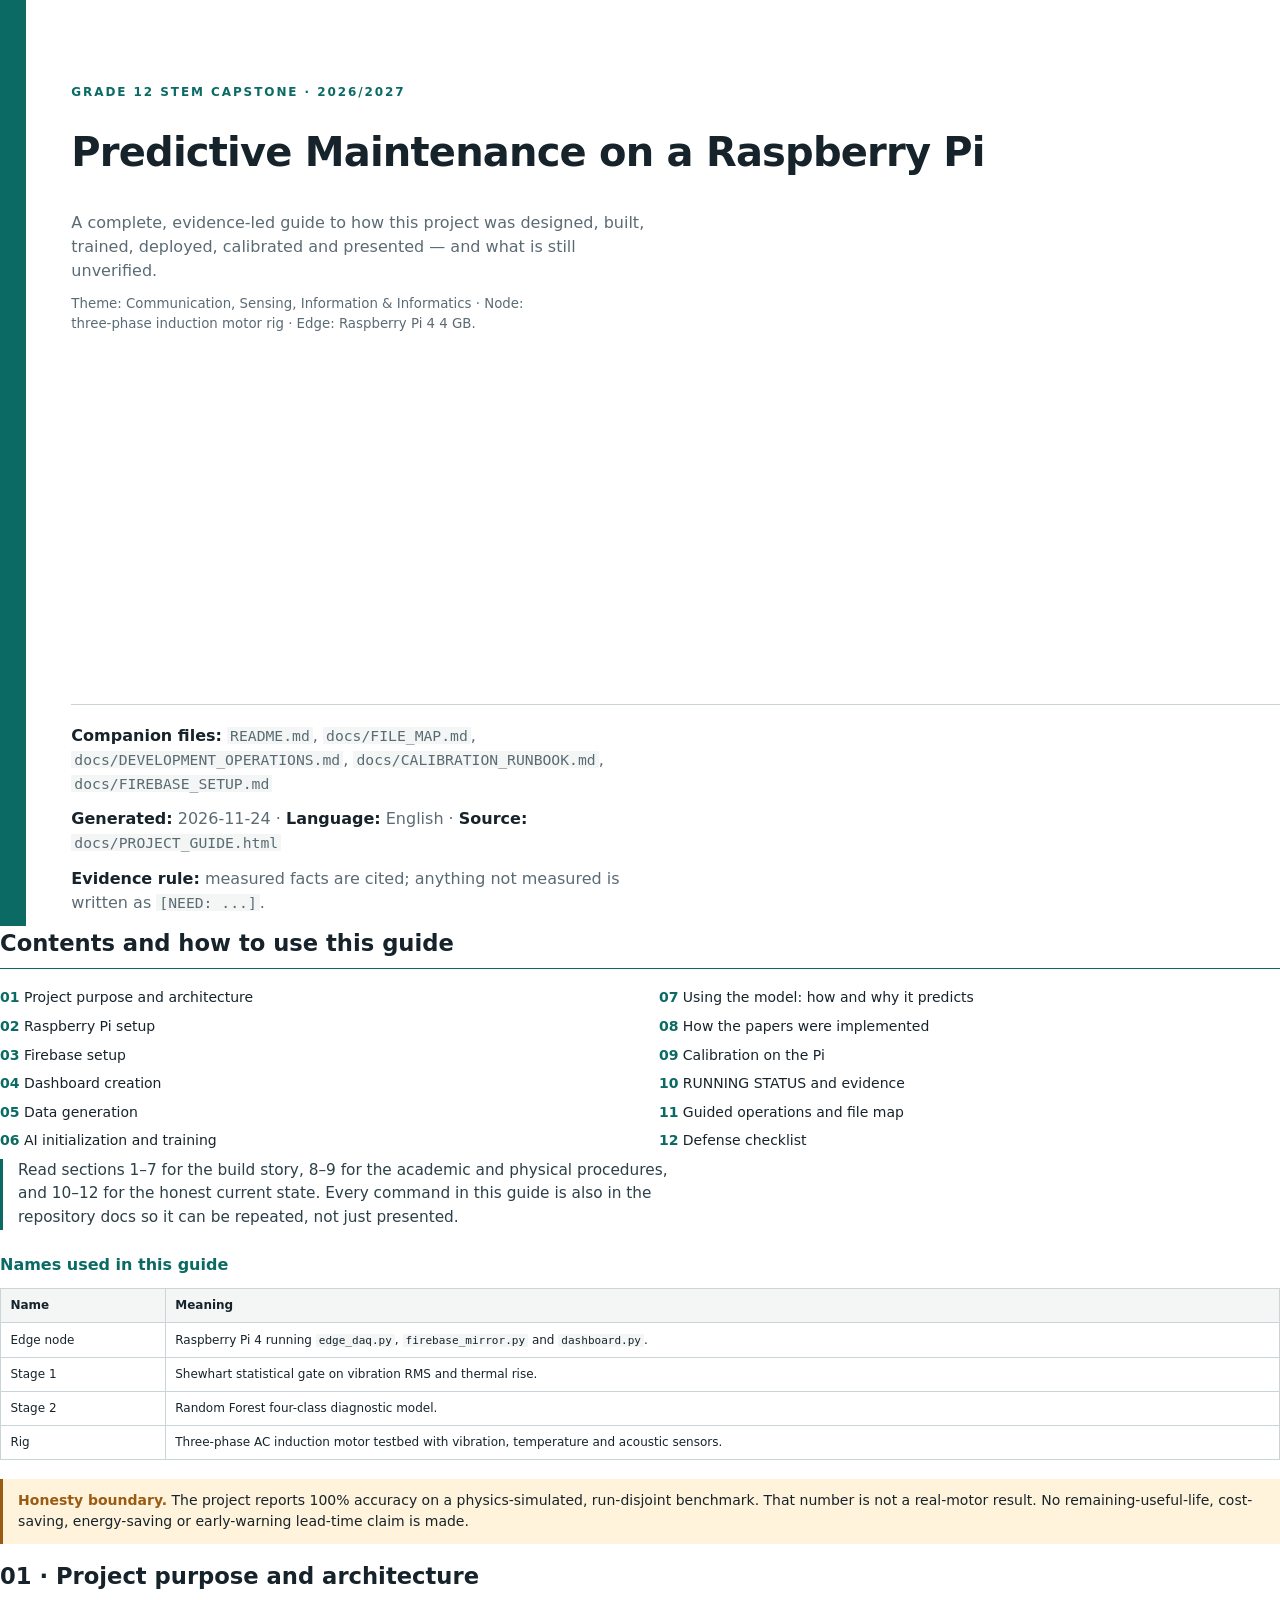
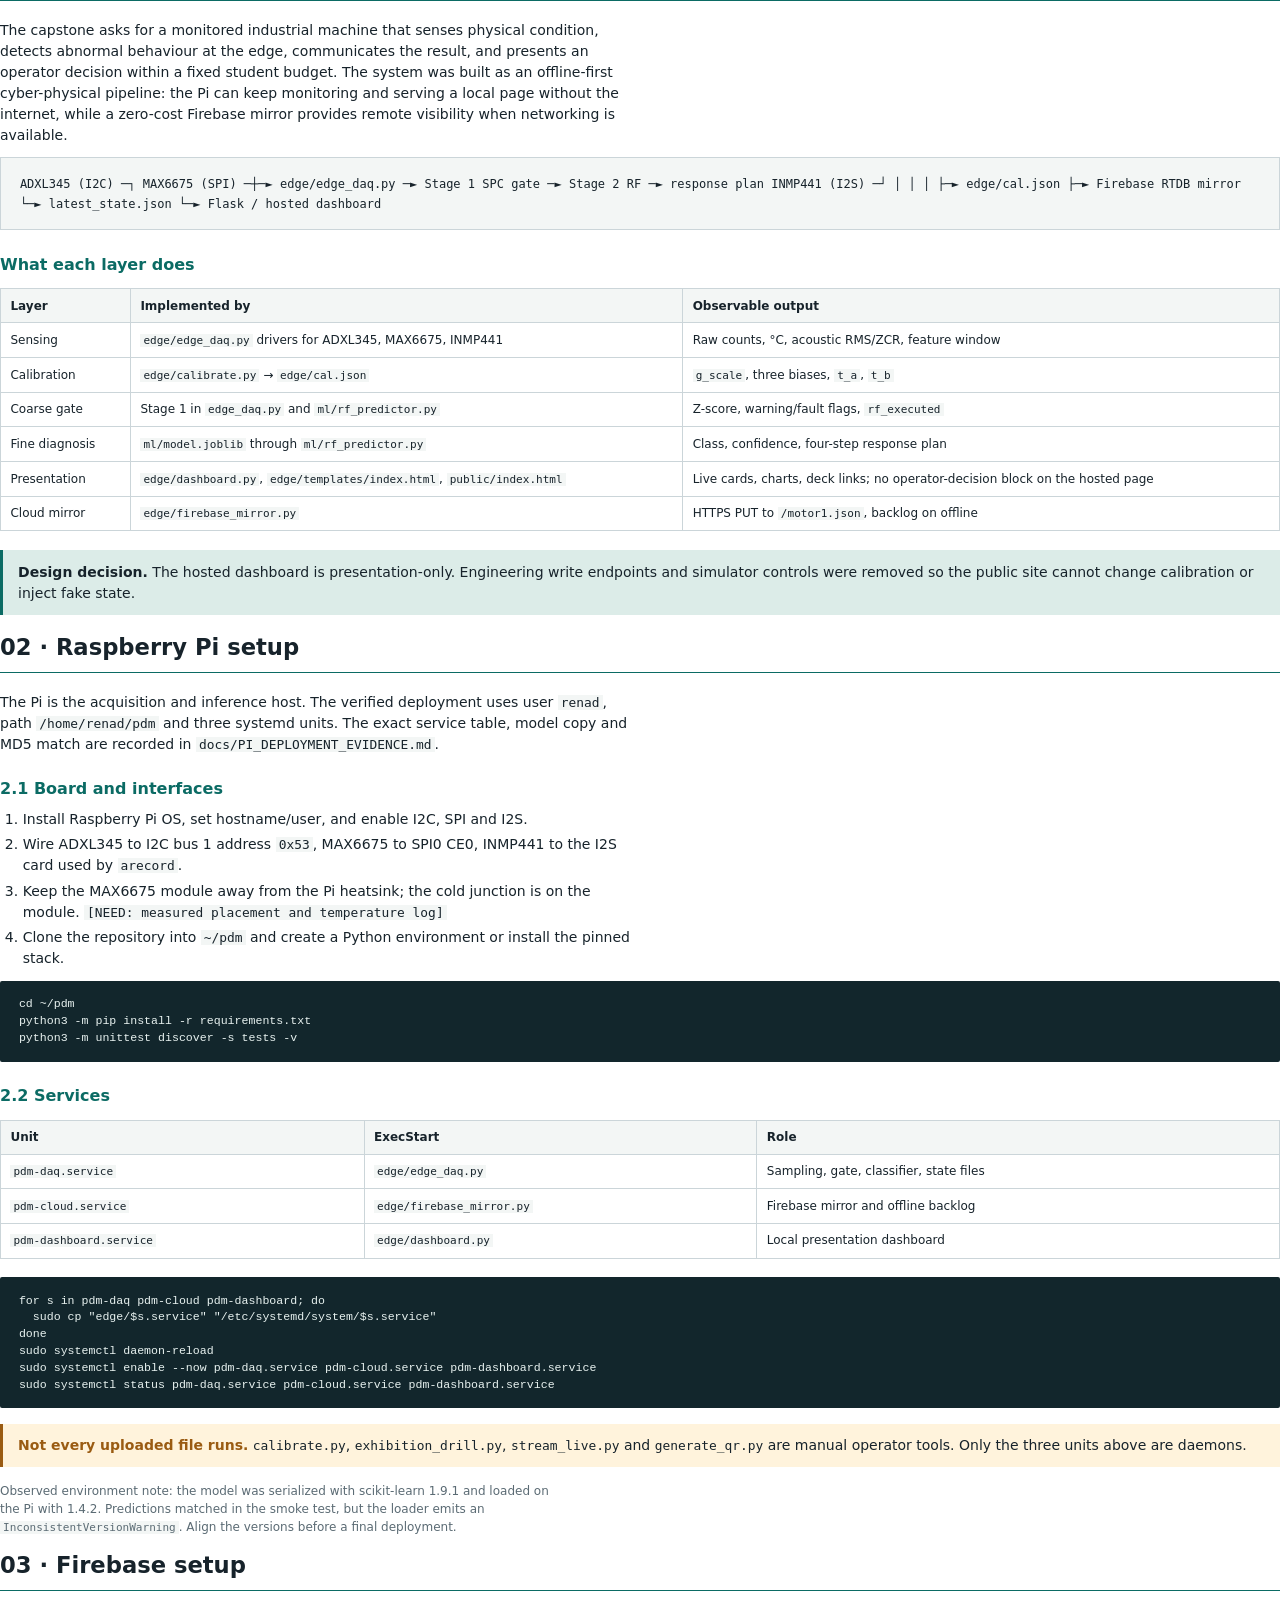
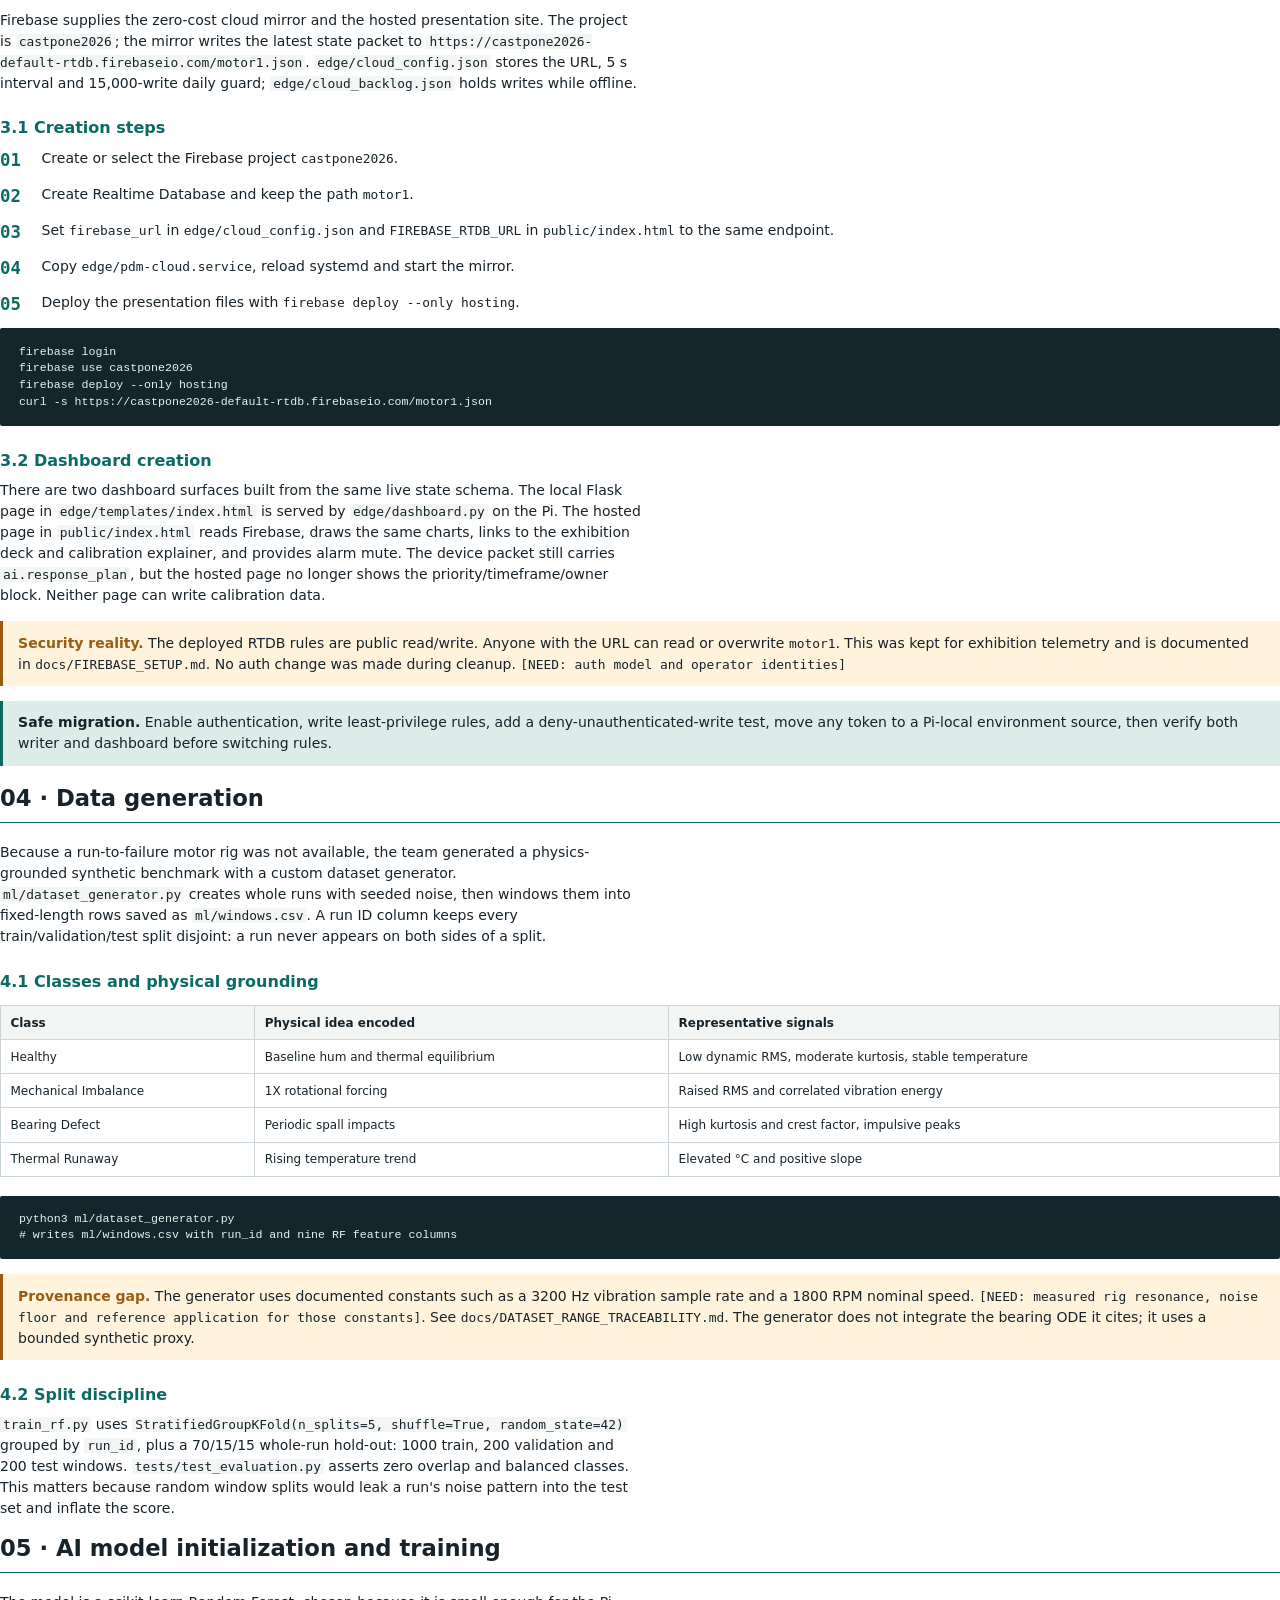
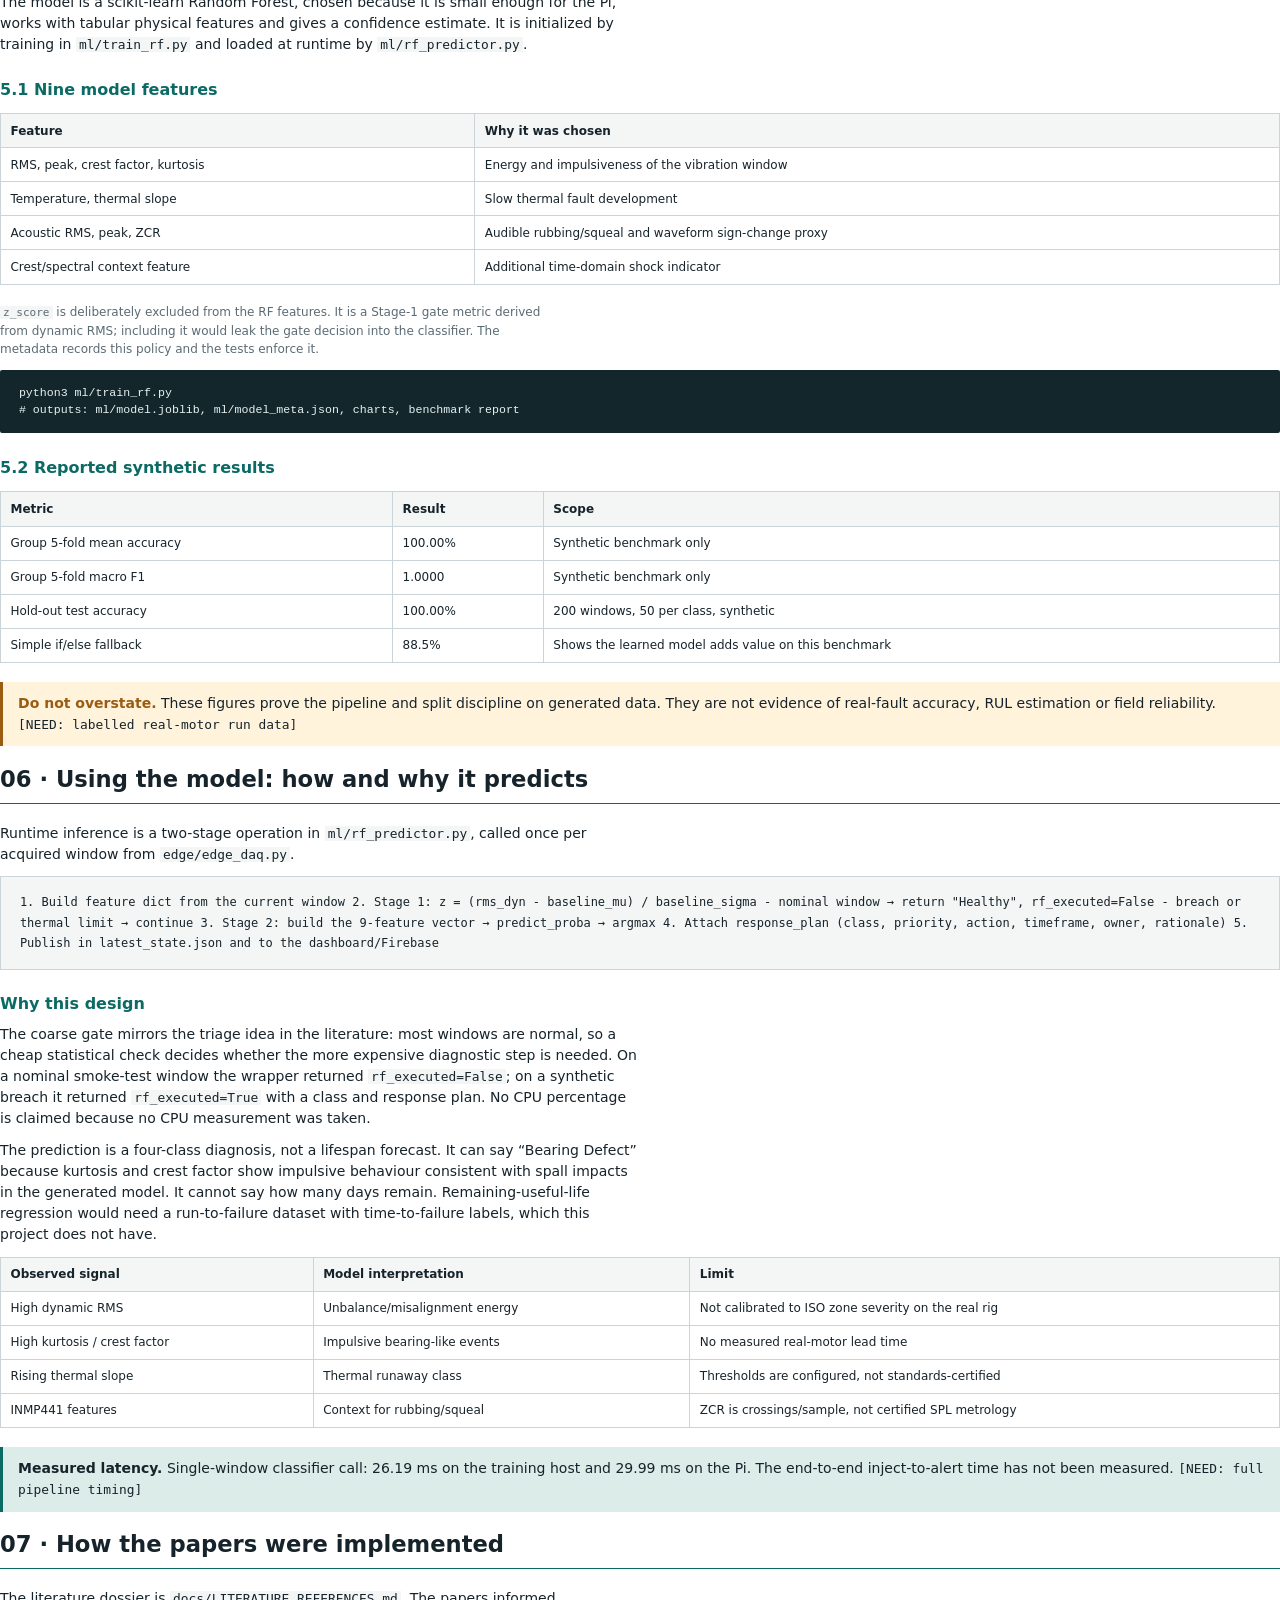
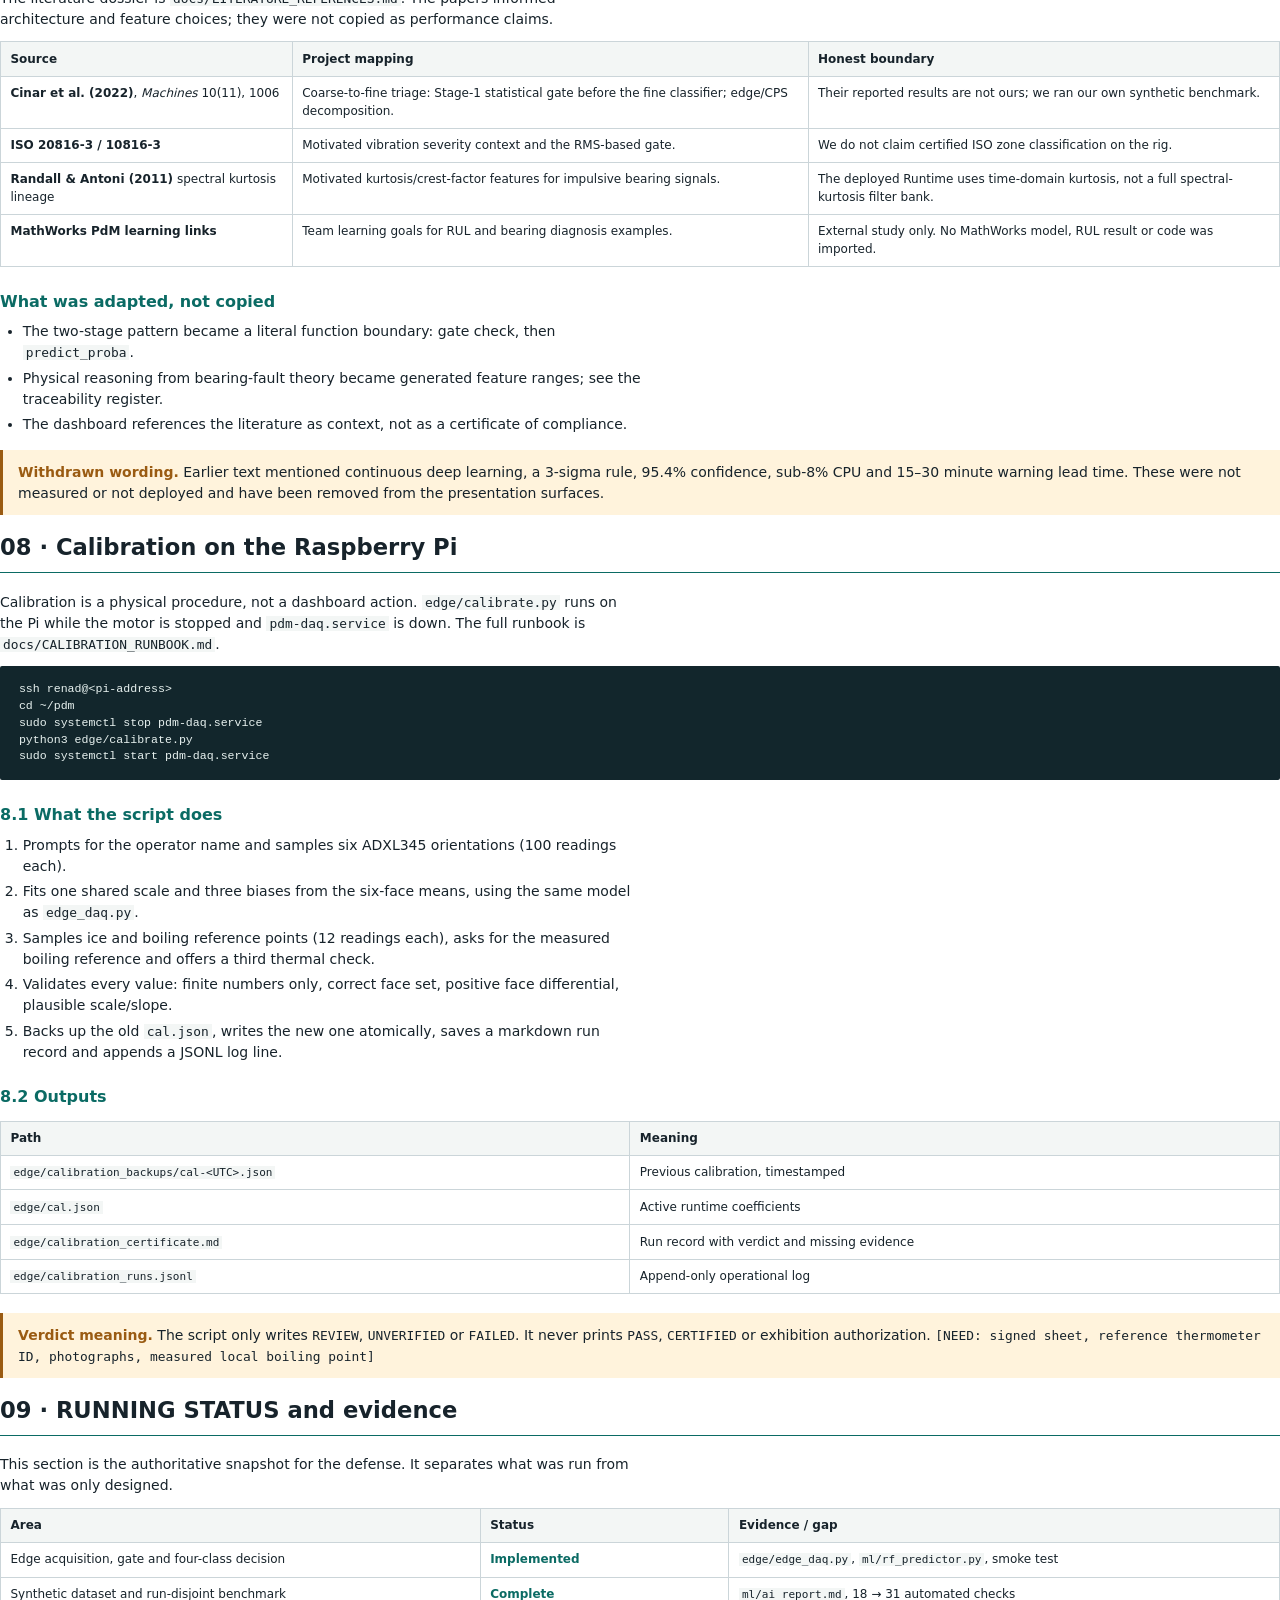
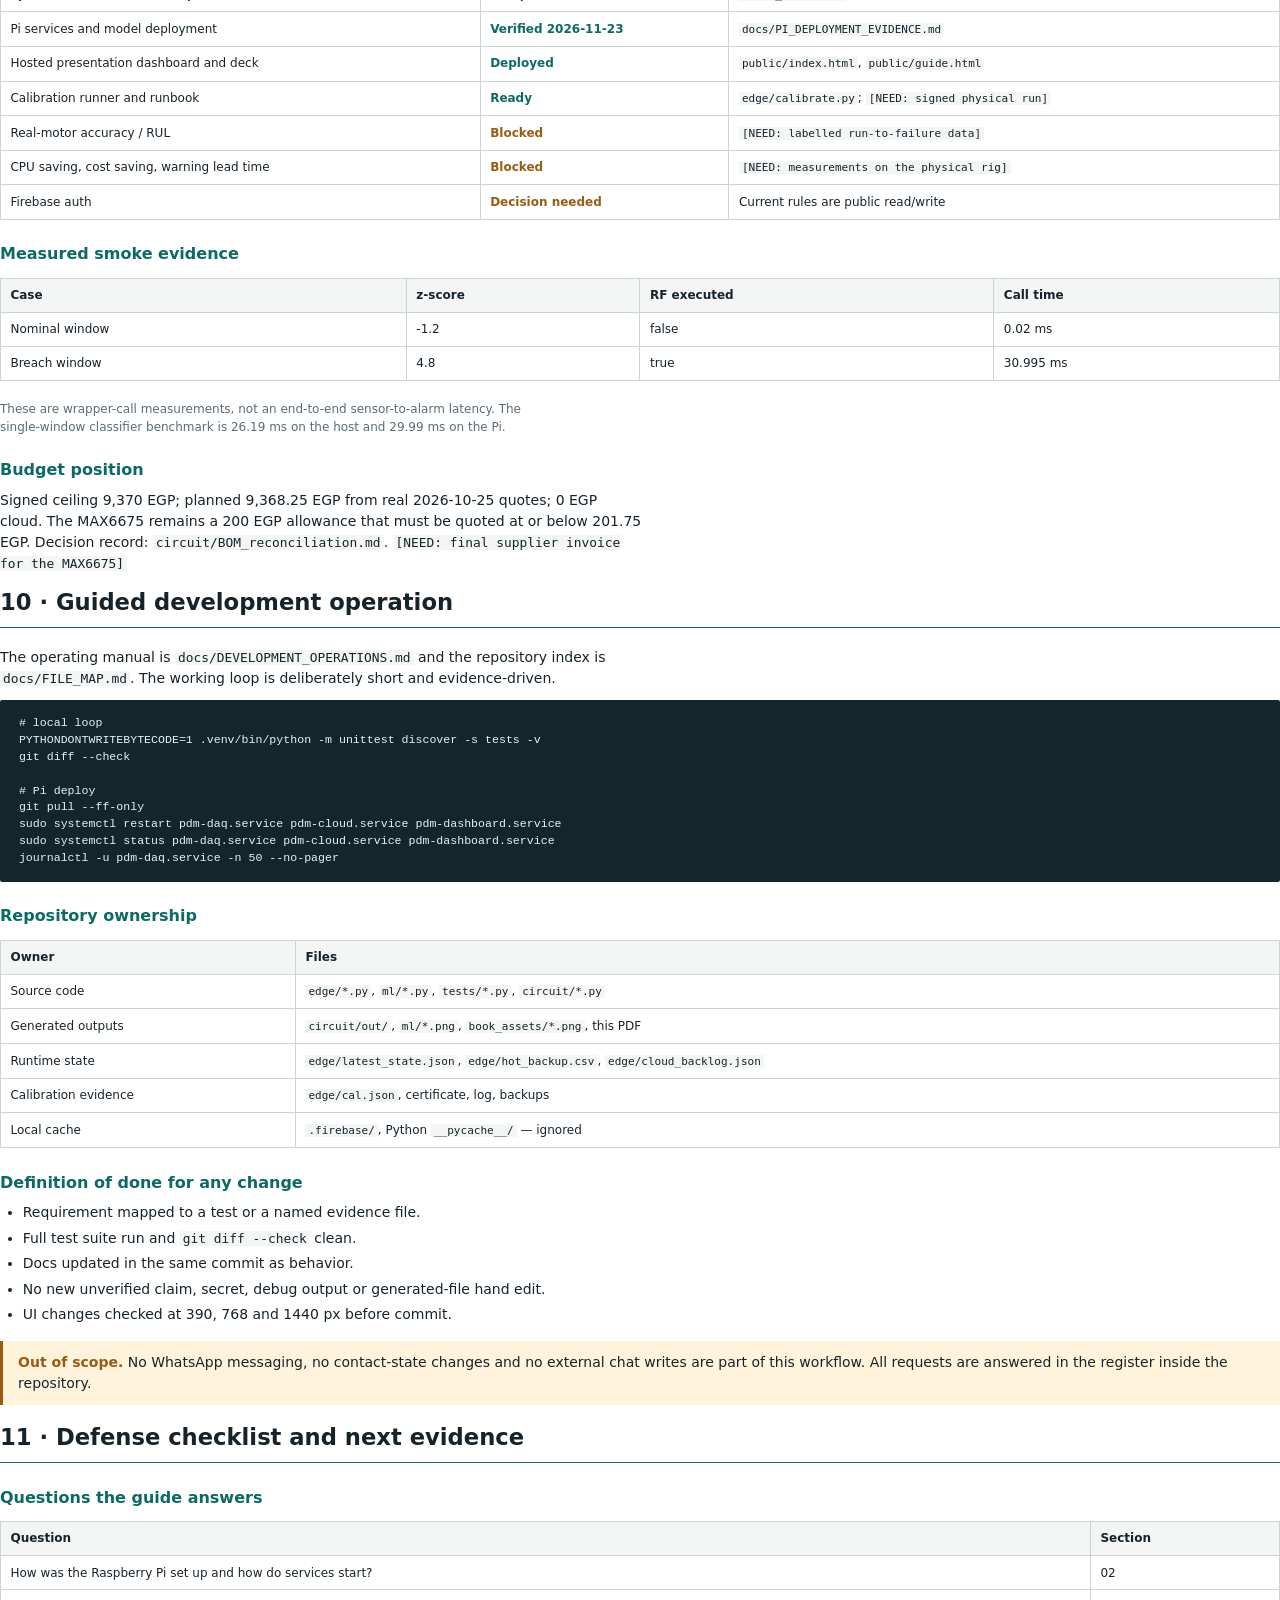
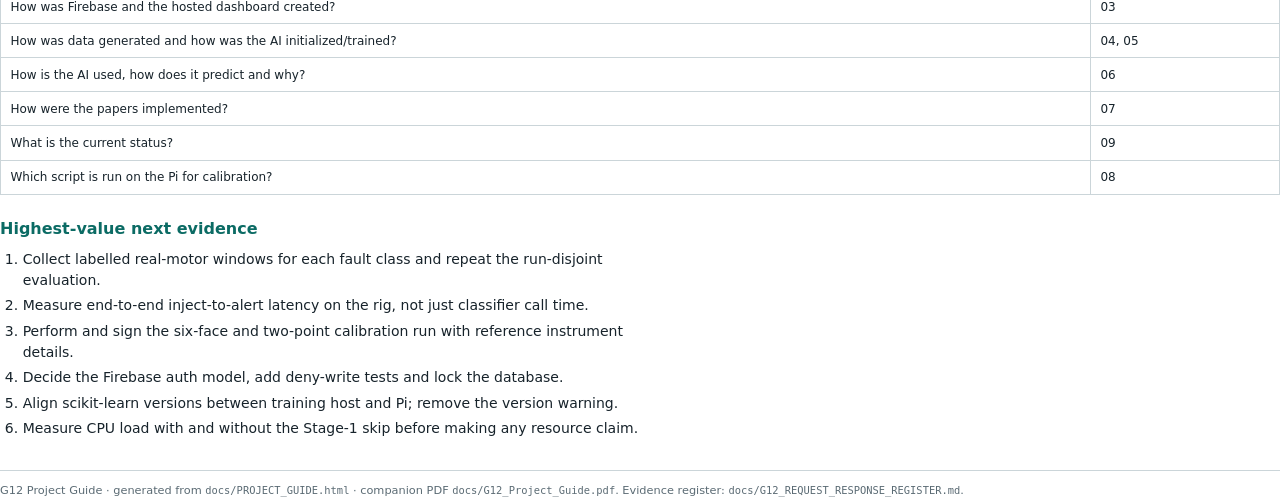
<file: docs/PROJECT_GUIDE.html>
<!doctype html>
<html lang="en">
<head>
<meta charset="utf-8">
<title>G12 Predictive Maintenance Project Guide</title>
<style>
  :root {
    --ink: #17232b;
    --muted: #5b6b74;
    --line: #cbd5d9;
    --paper: #ffffff;
    --wash: #f3f6f5;
    --accent: #0b6b64;
    --accent-soft: #dcece8;
    --warn: #9a5b12;
    --warn-soft: #fff3dc;
    --code: #12262c;
  }
  @page { size: A4; margin: 18mm 16mm 16mm 16mm; }
  * { box-sizing: border-box; }
  html { font-size: 10.5pt; }
  body {
    margin: 0;
    color: var(--ink);
    background: var(--paper);
    font-family: "DejaVu Sans", "Carlito", sans-serif;
    line-height: 1.5;
  }
  h1, h2, h3 { font-family: "DejaVu Sans", sans-serif; text-wrap: balance; }
  h1 {
    font-size: 30pt; line-height: 1.05; letter-spacing: -0.02em;
    margin: 0 0 10mm; font-weight: 600;
  }
  h2 {
    font-size: 17pt; margin: 0 0 5mm; padding-bottom: 2mm;
    border-bottom: 1.5px solid var(--accent); font-weight: 600;
  }
  h3 { font-size: 12pt; margin: 6mm 0 2mm; color: var(--accent); }
  p { margin: 0 0 3mm; max-width: 72ch; }
  ul, ol { margin: 0 0 3mm; padding-left: 6mm; max-width: 72ch; }
  li { margin-bottom: 1.2mm; }
  .page { page-break-after: always; }
  .page:last-child { page-break-after: auto; }
  .cover {
    min-height: 245mm; border-left: 7mm solid var(--accent);
    padding: 22mm 0 0 12mm; display: flex; flex-direction: column;
  }
  .kicker {
    font-size: 9pt; text-transform: uppercase; letter-spacing: .16em;
    color: var(--accent); font-weight: 700; margin-bottom: 8mm;
  }
  .cover p { font-size: 12pt; color: var(--muted); max-width: 58ch; }
  .meta {
    margin-top: auto; border-top: 1px solid var(--line);
    padding-top: 5mm; font-size: 9.5pt; color: var(--muted);
  }
  .meta b { color: var(--ink); }
  .lead {
    font-size: 11.5pt; line-height: 1.55; border-left: 3px solid var(--accent);
    padding-left: 4mm; color: #2d4049; max-width: 70ch;
  }
  .grid { display: grid; grid-template-columns: 1fr 1fr; gap: 5mm; }
  .block {
    border: 1px solid var(--line); border-top: 3px solid var(--accent);
    padding: 4mm 5mm; background: var(--paper); break-inside: avoid;
  }
  .block h3 { margin-top: 0; }
  .note {
    border-left: 3px solid var(--warn); background: var(--warn-soft);
    padding: 3mm 4mm; margin: 4mm 0; break-inside: avoid;
  }
  .note b { color: var(--warn); }
  .good {
    border-left: 3px solid var(--accent); background: var(--accent-soft);
    padding: 3mm 4mm; margin: 4mm 0; break-inside: avoid;
  }
  pre {
    background: var(--code); color: #e8f2f0; padding: 4mm 5mm;
    border-radius: 2px; font-size: 8.7pt; line-height: 1.45;
    overflow-wrap: anywhere; white-space: pre-wrap; break-inside: avoid;
  }
  code { font-family: "DejaVu Sans Mono", monospace; font-size: .92em; }
  p code, li code, td code { background: var(--wash); padding: 0 .8mm; }
  table {
    width: 100%; border-collapse: collapse; margin: 3mm 0 5mm;
    font-size: 9pt; break-inside: avoid;
  }
  th, td { border: 1px solid var(--line); padding: 2mm 2.5mm; text-align: left; vertical-align: top; }
  th { background: var(--wash); font-weight: 700; }
  td.num { font-variant-numeric: tabular-nums; white-space: nowrap; }
  .steps { counter-reset: s; }
  .steps > div {
    counter-increment: s; position: relative; padding-left: 11mm;
    margin-bottom: 4mm; break-inside: avoid;
  }
  .steps > div::before {
    content: counter(s, decimal-leading-zero); position: absolute; left: 0; top: 0;
    font-family: "DejaVu Sans Mono", monospace; color: var(--accent);
    font-size: 13pt; font-weight: 700;
  }
  .foot {
    margin-top: 8mm; padding-top: 3mm; border-top: 1px solid var(--line);
    font-size: 8.5pt; color: var(--muted);
  }
  .small { font-size: 9pt; color: var(--muted); }
  .toc { columns: 2; column-gap: 10mm; }
  .toc div { break-inside: avoid; margin-bottom: 2mm; }
  .toc b { color: var(--accent); }
  .flow {
    font-family: "DejaVu Sans Mono", monospace; font-size: 9pt;
    background: var(--wash); border: 1px solid var(--line);
    padding: 4mm 5mm; line-height: 1.7; break-inside: avoid;
  }
  .status-ok { color: var(--accent); font-weight: 700; }
  .status-gap { color: var(--warn); font-weight: 700; }
</style>
</head>
<body>

<section class="page cover">
  <div class="kicker">Grade 12 STEM Capstone · 2026/2027</div>
  <h1>Predictive Maintenance on a Raspberry Pi</h1>
  <p>A complete, evidence-led guide to how this project was designed, built, trained, deployed, calibrated and presented — and what is still unverified.</p>
  <p style="font-size:10pt">Theme: Communication, Sensing, Information &amp; Informatics · Node: three-phase induction motor rig · Edge: Raspberry Pi 4 4 GB.</p>
  <div class="meta">
    <p><b>Companion files:</b> <code>README.md</code>, <code>docs/FILE_MAP.md</code>, <code>docs/DEVELOPMENT_OPERATIONS.md</code>, <code>docs/CALIBRATION_RUNBOOK.md</code>, <code>docs/FIREBASE_SETUP.md</code></p>
    <p><b>Generated:</b> 2026-11-24 · <b>Language:</b> English · <b>Source:</b> <code>docs/PROJECT_GUIDE.html</code></p>
    <p><b>Evidence rule:</b> measured facts are cited; anything not measured is written as <code>[NEED: ...]</code>.</p>
  </div>
</section>

<section class="page">
  <h2>Contents and how to use this guide</h2>
  <div class="toc">
    <div><b>01</b> Project purpose and architecture</div>
    <div><b>02</b> Raspberry Pi setup</div>
    <div><b>03</b> Firebase setup</div>
    <div><b>04</b> Dashboard creation</div>
    <div><b>05</b> Data generation</div>
    <div><b>06</b> AI initialization and training</div>
    <div><b>07</b> Using the model: how and why it predicts</div>
    <div><b>08</b> How the papers were implemented</div>
    <div><b>09</b> Calibration on the Pi</div>
    <div><b>10</b> RUNNING STATUS and evidence</div>
    <div><b>11</b> Guided operations and file map</div>
    <div><b>12</b> Defense checklist</div>
  </div>
  <p class="lead">Read sections 1–7 for the build story, 8–9 for the academic and physical procedures, and 10–12 for the honest current state. Every command in this guide is also in the repository docs so it can be repeated, not just presented.</p>
  <h3>Names used in this guide</h3>
  <table>
    <tr><th>Name</th><th>Meaning</th></tr>
    <tr><td>Edge node</td><td>Raspberry Pi 4 running <code>edge_daq.py</code>, <code>firebase_mirror.py</code> and <code>dashboard.py</code>.</td></tr>
    <tr><td>Stage 1</td><td>Shewhart statistical gate on vibration RMS and thermal rise.</td></tr>
    <tr><td>Stage 2</td><td>Random Forest four-class diagnostic model.</td></tr>
    <tr><td>Rig</td><td>Three-phase AC induction motor testbed with vibration, temperature and acoustic sensors.</td></tr>
  </table>
  <div class="note"><b>Honesty boundary.</b> The project reports 100% accuracy on a physics-simulated, run-disjoint benchmark. That number is not a real-motor result. No remaining-useful-life, cost-saving, energy-saving or early-warning lead-time claim is made.</div>
</section>

<section class="page">
  <h2>01 · Project purpose and architecture</h2>
  <p>The capstone asks for a monitored industrial machine that senses physical condition, detects abnormal behaviour at the edge, communicates the result, and presents an operator decision within a fixed student budget. The system was built as an offline-first cyber-physical pipeline: the Pi can keep monitoring and serving a local page without the internet, while a zero-cost Firebase mirror provides remote visibility when networking is available.</p>
  <div class="flow">ADXL345 (I2C) ─┐
MAX6675  (SPI) ─┼─► edge/edge_daq.py ─► Stage 1 SPC gate ─► Stage 2 RF ─► response plan
INMP441  (I2S) ─┘          │                     │                     │
                           ├─► edge/cal.json      ├─► Firebase RTDB mirror
                           └─► latest_state.json  └─► Flask / hosted dashboard</div>
  <h3>What each layer does</h3>
  <table>
    <tr><th>Layer</th><th>Implemented by</th><th>Observable output</th></tr>
    <tr><td>Sensing</td><td><code>edge/edge_daq.py</code> drivers for ADXL345, MAX6675, INMP441</td><td>Raw counts, °C, acoustic RMS/ZCR, feature window</td></tr>
    <tr><td>Calibration</td><td><code>edge/calibrate.py</code> → <code>edge/cal.json</code></td><td><code>g_scale</code>, three biases, <code>t_a</code>, <code>t_b</code></td></tr>
    <tr><td>Coarse gate</td><td>Stage 1 in <code>edge_daq.py</code> and <code>ml/rf_predictor.py</code></td><td>Z-score, warning/fault flags, <code>rf_executed</code></td></tr>
    <tr><td>Fine diagnosis</td><td><code>ml/model.joblib</code> through <code>ml/rf_predictor.py</code></td><td>Class, confidence, four-step response plan</td></tr>
    <tr><td>Presentation</td><td><code>edge/dashboard.py</code>, <code>edge/templates/index.html</code>, <code>public/index.html</code></td><td>Live cards, charts, deck links; no operator-decision block on the hosted page</td></tr>
    <tr><td>Cloud mirror</td><td><code>edge/firebase_mirror.py</code></td><td>HTTPS PUT to <code>/motor1.json</code>, backlog on offline</td></tr>
  </table>
  <div class="good"><b>Design decision.</b> The hosted dashboard is presentation-only. Engineering write endpoints and simulator controls were removed so the public site cannot change calibration or inject fake state.</div>
</section>

<section class="page">
  <h2>02 · Raspberry Pi setup</h2>
  <p>The Pi is the acquisition and inference host. The verified deployment uses user <code>renad</code>, path <code>/home/renad/pdm</code> and three systemd units. The exact service table, model copy and MD5 match are recorded in <code>docs/PI_DEPLOYMENT_EVIDENCE.md</code>.</p>
  <h3>2.1 Board and interfaces</h3>
  <ol>
    <li>Install Raspberry Pi OS, set hostname/user, and enable I2C, SPI and I2S.</li>
    <li>Wire ADXL345 to I2C bus 1 address <code>0x53</code>, MAX6675 to SPI0 CE0, INMP441 to the I2S card used by <code>arecord</code>.</li>
    <li>Keep the MAX6675 module away from the Pi heatsink; the cold junction is on the module. <code>[NEED: measured placement and temperature log]</code></li>
    <li>Clone the repository into <code>~/pdm</code> and create a Python environment or install the pinned stack.</li>
  </ol>
  <pre>cd ~/pdm
python3 -m pip install -r requirements.txt
python3 -m unittest discover -s tests -v</pre>
  <h3>2.2 Services</h3>
  <table>
    <tr><th>Unit</th><th>ExecStart</th><th>Role</th></tr>
    <tr><td><code>pdm-daq.service</code></td><td><code>edge/edge_daq.py</code></td><td>Sampling, gate, classifier, state files</td></tr>
    <tr><td><code>pdm-cloud.service</code></td><td><code>edge/firebase_mirror.py</code></td><td>Firebase mirror and offline backlog</td></tr>
    <tr><td><code>pdm-dashboard.service</code></td><td><code>edge/dashboard.py</code></td><td>Local presentation dashboard</td></tr>
  </table>
  <pre>for s in pdm-daq pdm-cloud pdm-dashboard; do
  sudo cp "edge/$s.service" "/etc/systemd/system/$s.service"
done
sudo systemctl daemon-reload
sudo systemctl enable --now pdm-daq.service pdm-cloud.service pdm-dashboard.service
sudo systemctl status pdm-daq.service pdm-cloud.service pdm-dashboard.service</pre>
  <div class="note"><b>Not every uploaded file runs.</b> <code>calibrate.py</code>, <code>exhibition_drill.py</code>, <code>stream_live.py</code> and <code>generate_qr.py</code> are manual operator tools. Only the three units above are daemons.</div>
  <p class="small">Observed environment note: the model was serialized with scikit-learn 1.9.1 and loaded on the Pi with 1.4.2. Predictions matched in the smoke test, but the loader emits an <code>InconsistentVersionWarning</code>. Align the versions before a final deployment.</p>
</section>

<section class="page">
  <h2>03 · Firebase setup</h2>
  <p>Firebase supplies the zero-cost cloud mirror and the hosted presentation site. The project is <code>castpone2026</code>; the mirror writes the latest state packet to <code>https://castpone2026-default-rtdb.firebaseio.com/motor1.json</code>. <code>edge/cloud_config.json</code> stores the URL, 5 s interval and 15,000-write daily guard; <code>edge/cloud_backlog.json</code> holds writes while offline.</p>
  <h3>3.1 Creation steps</h3>
  <div class="steps">
    <div>Create or select the Firebase project <code>castpone2026</code>.</div>
    <div>Create Realtime Database and keep the path <code>motor1</code>.</div>
    <div>Set <code>firebase_url</code> in <code>edge/cloud_config.json</code> and <code>FIREBASE_RTDB_URL</code> in <code>public/index.html</code> to the same endpoint.</div>
    <div>Copy <code>edge/pdm-cloud.service</code>, reload systemd and start the mirror.</div>
    <div>Deploy the presentation files with <code>firebase deploy --only hosting</code>.</div>
  </div>
  <pre>firebase login
firebase use castpone2026
firebase deploy --only hosting
curl -s https://castpone2026-default-rtdb.firebaseio.com/motor1.json</pre>
  <h3>3.2 Dashboard creation</h3>
  <p>There are two dashboard surfaces built from the same live state schema. The local Flask page in <code>edge/templates/index.html</code> is served by <code>edge/dashboard.py</code> on the Pi. The hosted page in <code>public/index.html</code> reads Firebase, draws the same charts, links to the exhibition deck and calibration explainer, and provides alarm mute. The device packet still carries <code>ai.response_plan</code>, but the hosted page no longer shows the priority/timeframe/owner block. Neither page can write calibration data.</p>
  <div class="note"><b>Security reality.</b> The deployed RTDB rules are public read/write. Anyone with the URL can read or overwrite <code>motor1</code>. This was kept for exhibition telemetry and is documented in <code>docs/FIREBASE_SETUP.md</code>. No auth change was made during cleanup. <code>[NEED: auth model and operator identities]</code></div>
  <div class="good"><b>Safe migration.</b> Enable authentication, write least-privilege rules, add a deny-unauthenticated-write test, move any token to a Pi-local environment source, then verify both writer and dashboard before switching rules.</div>
</section>

<section class="page">
  <h2>04 · Data generation</h2>
  <p>Because a run-to-failure motor rig was not available, the team generated a physics-grounded synthetic benchmark with a custom dataset generator. <code>ml/dataset_generator.py</code> creates whole runs with seeded noise, then windows them into fixed-length rows saved as <code>ml/windows.csv</code>. A run ID column keeps every train/validation/test split disjoint: a run never appears on both sides of a split.</p>
  <h3>4.1 Classes and physical grounding</h3>
  <table>
    <tr><th>Class</th><th>Physical idea encoded</th><th>Representative signals</th></tr>
    <tr><td>Healthy</td><td>Baseline hum and thermal equilibrium</td><td>Low dynamic RMS, moderate kurtosis, stable temperature</td></tr>
    <tr><td>Mechanical Imbalance</td><td>1X rotational forcing</td><td>Raised RMS and correlated vibration energy</td></tr>
    <tr><td>Bearing Defect</td><td>Periodic spall impacts</td><td>High kurtosis and crest factor, impulsive peaks</td></tr>
    <tr><td>Thermal Runaway</td><td>Rising temperature trend</td><td>Elevated °C and positive slope</td></tr>
  </table>
  <pre>python3 ml/dataset_generator.py
# writes ml/windows.csv with run_id and nine RF feature columns</pre>
  <div class="note"><b>Provenance gap.</b> The generator uses documented constants such as a 3200 Hz vibration sample rate and a 1800 RPM nominal speed. <code>[NEED: measured rig resonance, noise floor and reference application for those constants]</code>. See <code>docs/DATASET_RANGE_TRACEABILITY.md</code>. The generator does not integrate the bearing ODE it cites; it uses a bounded synthetic proxy.</div>
  <h3>4.2 Split discipline</h3>
  <p><code>train_rf.py</code> uses <code>StratifiedGroupKFold(n_splits=5, shuffle=True, random_state=42)</code> grouped by <code>run_id</code>, plus a 70/15/15 whole-run hold-out: 1000 train, 200 validation and 200 test windows. <code>tests/test_evaluation.py</code> asserts zero overlap and balanced classes. This matters because random window splits would leak a run's noise pattern into the test set and inflate the score.</p>
</section>

<section class="page">
  <h2>05 · AI model initialization and training</h2>
  <p>The model is a scikit-learn Random Forest, chosen because it is small enough for the Pi, works with tabular physical features and gives a confidence estimate. It is initialized by training in <code>ml/train_rf.py</code> and loaded at runtime by <code>ml/rf_predictor.py</code>.</p>
  <h3>5.1 Nine model features</h3>
  <table>
    <tr><th>Feature</th><th>Why it was chosen</th></tr>
    <tr><td>RMS, peak, crest factor, kurtosis</td><td>Energy and impulsiveness of the vibration window</td></tr>
    <tr><td>Temperature, thermal slope</td><td>Slow thermal fault development</td></tr>
    <tr><td>Acoustic RMS, peak, ZCR</td><td>Audible rubbing/squeal and waveform sign-change proxy</td></tr>
    <tr><td>Crest/spectral context feature</td><td>Additional time-domain shock indicator</td></tr>
  </table>
  <p class="small"><code>z_score</code> is deliberately excluded from the RF features. It is a Stage-1 gate metric derived from dynamic RMS; including it would leak the gate decision into the classifier. The metadata records this policy and the tests enforce it.</p>
  <pre>python3 ml/train_rf.py
# outputs: ml/model.joblib, ml/model_meta.json, charts, benchmark report</pre>
  <h3>5.2 Reported synthetic results</h3>
  <table>
    <tr><th>Metric</th><th class="num">Result</th><th>Scope</th></tr>
    <tr><td>Group 5-fold mean accuracy</td><td class="num">100.00%</td><td>Synthetic benchmark only</td></tr>
    <tr><td>Group 5-fold macro F1</td><td class="num">1.0000</td><td>Synthetic benchmark only</td></tr>
    <tr><td>Hold-out test accuracy</td><td class="num">100.00%</td><td>200 windows, 50 per class, synthetic</td></tr>
    <tr><td>Simple if/else fallback</td><td class="num">88.5%</td><td>Shows the learned model adds value on this benchmark</td></tr>
  </table>
  <div class="note"><b>Do not overstate.</b> These figures prove the pipeline and split discipline on generated data. They are not evidence of real-fault accuracy, RUL estimation or field reliability. <code>[NEED: labelled real-motor run data]</code></div>
</section>

<section class="page">
  <h2>06 · Using the model: how and why it predicts</h2>
  <p>Runtime inference is a two-stage operation in <code>ml/rf_predictor.py</code>, called once per acquired window from <code>edge/edge_daq.py</code>.</p>
  <div class="flow">1. Build feature dict from the current window
2. Stage 1: z = (rms_dyn - baseline_mu) / baseline_sigma
   - nominal window  → return "Healthy", rf_executed=False
   - breach or thermal limit → continue
3. Stage 2: build the 9-feature vector → predict_proba → argmax
4. Attach response_plan (class, priority, action, timeframe, owner, rationale)
5. Publish in latest_state.json and to the dashboard/Firebase</div>
  <h3>Why this design</h3>
  <p>The coarse gate mirrors the triage idea in the literature: most windows are normal, so a cheap statistical check decides whether the more expensive diagnostic step is needed. On a nominal smoke-test window the wrapper returned <code>rf_executed=False</code>; on a synthetic breach it returned <code>rf_executed=True</code> with a class and response plan. No CPU percentage is claimed because no CPU measurement was taken.</p>
  <p>The prediction is a four-class diagnosis, not a lifespan forecast. It can say “Bearing Defect” because kurtosis and crest factor show impulsive behaviour consistent with spall impacts in the generated model. It cannot say how many days remain. Remaining-useful-life regression would need a run-to-failure dataset with time-to-failure labels, which this project does not have.</p>
  <table>
    <tr><th>Observed signal</th><th>Model interpretation</th><th>Limit</th></tr>
    <tr><td>High dynamic RMS</td><td>Unbalance/misalignment energy</td><td>Not calibrated to ISO zone severity on the real rig</td></tr>
    <tr><td>High kurtosis / crest factor</td><td>Impulsive bearing-like events</td><td>No measured real-motor lead time</td></tr>
    <tr><td>Rising thermal slope</td><td>Thermal runaway class</td><td>Thresholds are configured, not standards-certified</td></tr>
    <tr><td>INMP441 features</td><td>Context for rubbing/squeal</td><td>ZCR is crossings/sample, not certified SPL metrology</td></tr>
  </table>
  <div class="good"><b>Measured latency.</b> Single-window classifier call: 26.19 ms on the training host and 29.99 ms on the Pi. The end-to-end inject-to-alert time has not been measured. <code>[NEED: full pipeline timing]</code></div>
</section>

<section class="page">
  <h2>07 · How the papers were implemented</h2>
  <p>The literature dossier is <code>docs/LITERATURE_REFERENCES.md</code>. The papers informed architecture and feature choices; they were not copied as performance claims.</p>
  <table>
    <tr><th>Source</th><th>Project mapping</th><th>Honest boundary</th></tr>
    <tr><td><b>Cinar et al. (2022)</b>, <em>Machines</em> 10(11), 1006</td><td>Coarse-to-fine triage: Stage-1 statistical gate before the fine classifier; edge/CPS decomposition.</td><td>Their reported results are not ours; we ran our own synthetic benchmark.</td></tr>
    <tr><td><b>ISO 20816-3 / 10816-3</b></td><td>Motivated vibration severity context and the RMS-based gate.</td><td>We do not claim certified ISO zone classification on the rig.</td></tr>
    <tr><td><b>Randall &amp; Antoni (2011)</b> spectral kurtosis lineage</td><td>Motivated kurtosis/crest-factor features for impulsive bearing signals.</td><td>The deployed Runtime uses time-domain kurtosis, not a full spectral-kurtosis filter bank.</td></tr>
    <tr><td><b>MathWorks PdM learning links</b></td><td>Team learning goals for RUL and bearing diagnosis examples.</td><td>External study only. No MathWorks model, RUL result or code was imported.</td></tr>
  </table>
  <h3>What was adapted, not copied</h3>
  <ul>
    <li>The two-stage pattern became a literal function boundary: gate check, then <code>predict_proba</code>.</li>
    <li>Physical reasoning from bearing-fault theory became generated feature ranges; see the traceability register.</li>
    <li>The dashboard references the literature as context, not as a certificate of compliance.</li>
  </ul>
  <div class="note"><b>Withdrawn wording.</b> Earlier text mentioned continuous deep learning, a 3-sigma rule, 95.4% confidence, sub-8% CPU and 15–30 minute warning lead time. These were not measured or not deployed and have been removed from the presentation surfaces.</div>
</section>

<section class="page">
  <h2>08 · Calibration on the Raspberry Pi</h2>
  <p>Calibration is a physical procedure, not a dashboard action. <code>edge/calibrate.py</code> runs on the Pi while the motor is stopped and <code>pdm-daq.service</code> is down. The full runbook is <code>docs/CALIBRATION_RUNBOOK.md</code>.</p>
  <pre>ssh renad@&lt;pi-address&gt;
cd ~/pdm
sudo systemctl stop pdm-daq.service
python3 edge/calibrate.py
sudo systemctl start pdm-daq.service</pre>
  <h3>8.1 What the script does</h3>
  <ol>
    <li>Prompts for the operator name and samples six ADXL345 orientations (100 readings each).</li>
    <li>Fits one shared scale and three biases from the six-face means, using the same model as <code>edge_daq.py</code>.</li>
    <li>Samples ice and boiling reference points (12 readings each), asks for the measured boiling reference and offers a third thermal check.</li>
    <li>Validates every value: finite numbers only, correct face set, positive face differential, plausible scale/slope.</li>
    <li>Backs up the old <code>cal.json</code>, writes the new one atomically, saves a markdown run record and appends a JSONL log line.</li>
  </ol>
  <h3>8.2 Outputs</h3>
  <table>
    <tr><th>Path</th><th>Meaning</th></tr>
    <tr><td><code>edge/calibration_backups/cal-&lt;UTC&gt;.json</code></td><td>Previous calibration, timestamped</td></tr>
    <tr><td><code>edge/cal.json</code></td><td>Active runtime coefficients</td></tr>
    <tr><td><code>edge/calibration_certificate.md</code></td><td>Run record with verdict and missing evidence</td></tr>
    <tr><td><code>edge/calibration_runs.jsonl</code></td><td>Append-only operational log</td></tr>
  </table>
  <div class="note"><b>Verdict meaning.</b> The script only writes <code>REVIEW</code>, <code>UNVERIFIED</code> or <code>FAILED</code>. It never prints <code>PASS</code>, <code>CERTIFIED</code> or exhibition authorization. <code>[NEED: signed sheet, reference thermometer ID, photographs, measured local boiling point]</code></div>
</section>

<section class="page">
  <h2>09 · RUNNING STATUS and evidence</h2>
  <p>This section is the authoritative snapshot for the defense. It separates what was run from what was only designed.</p>
  <table>
    <tr><th>Area</th><th>Status</th><th>Evidence / gap</th></tr>
    <tr><td>Edge acquisition, gate and four-class decision</td><td><span class="status-ok">Implemented</span></td><td><code>edge/edge_daq.py</code>, <code>ml/rf_predictor.py</code>, smoke test</td></tr>
    <tr><td>Synthetic dataset and run-disjoint benchmark</td><td><span class="status-ok">Complete</span></td><td><code>ml/ai_report.md</code>, 18 → 31 automated checks</td></tr>
    <tr><td>Pi services and model deployment</td><td><span class="status-ok">Verified 2026-11-23</span></td><td><code>docs/PI_DEPLOYMENT_EVIDENCE.md</code></td></tr>
    <tr><td>Hosted presentation dashboard and deck</td><td><span class="status-ok">Deployed</span></td><td><code>public/index.html</code>, <code>public/guide.html</code></td></tr>
    <tr><td>Calibration runner and runbook</td><td><span class="status-ok">Ready</span></td><td><code>edge/calibrate.py</code>; <code>[NEED: signed physical run]</code></td></tr>
    <tr><td>Real-motor accuracy / RUL</td><td><span class="status-gap">Blocked</span></td><td><code>[NEED: labelled run-to-failure data]</code></td></tr>
    <tr><td>CPU saving, cost saving, warning lead time</td><td><span class="status-gap">Blocked</span></td><td><code>[NEED: measurements on the physical rig]</code></td></tr>
    <tr><td>Firebase auth</td><td><span class="status-gap">Decision needed</span></td><td>Current rules are public read/write</td></tr>
  </table>
  <h3>Measured smoke evidence</h3>
  <table>
    <tr><th>Case</th><th class="num">z-score</th><th class="num">RF executed</th><th class="num">Call time</th></tr>
    <tr><td>Nominal window</td><td class="num">-1.2</td><td class="num">false</td><td class="num">0.02 ms</td></tr>
    <tr><td>Breach window</td><td class="num">4.8</td><td class="num">true</td><td class="num">30.995 ms</td></tr>
  </table>
  <p class="small">These are wrapper-call measurements, not an end-to-end sensor-to-alarm latency. The single-window classifier benchmark is 26.19 ms on the host and 29.99 ms on the Pi.</p>
  <h3>Budget position</h3>
  <p>Signed ceiling 9,370 EGP; planned 9,368.25 EGP from real 2026-10-25 quotes; 0 EGP cloud. The MAX6675 remains a 200 EGP allowance that must be quoted at or below 201.75 EGP. Decision record: <code>circuit/BOM_reconciliation.md</code>. <code>[NEED: final supplier invoice for the MAX6675]</code></p>
</section>

<section class="page">
  <h2>10 · Guided development operation</h2>
  <p>The operating manual is <code>docs/DEVELOPMENT_OPERATIONS.md</code> and the repository index is <code>docs/FILE_MAP.md</code>. The working loop is deliberately short and evidence-driven.</p>
  <pre># local loop
PYTHONDONTWRITEBYTECODE=1 .venv/bin/python -m unittest discover -s tests -v
git diff --check

# Pi deploy
git pull --ff-only
sudo systemctl restart pdm-daq.service pdm-cloud.service pdm-dashboard.service
sudo systemctl status pdm-daq.service pdm-cloud.service pdm-dashboard.service
journalctl -u pdm-daq.service -n 50 --no-pager</pre>
  <h3>Repository ownership</h3>
  <table>
    <tr><th>Owner</th><th>Files</th></tr>
    <tr><td>Source code</td><td><code>edge/*.py</code>, <code>ml/*.py</code>, <code>tests/*.py</code>, <code>circuit/*.py</code></td></tr>
    <tr><td>Generated outputs</td><td><code>circuit/out/</code>, <code>ml/*.png</code>, <code>book_assets/*.png</code>, this PDF</td></tr>
    <tr><td>Runtime state</td><td><code>edge/latest_state.json</code>, <code>edge/hot_backup.csv</code>, <code>edge/cloud_backlog.json</code></td></tr>
    <tr><td>Calibration evidence</td><td><code>edge/cal.json</code>, certificate, log, backups</td></tr>
    <tr><td>Local cache</td><td><code>.firebase/</code>, Python <code>__pycache__/</code> — ignored</td></tr>
  </table>
  <h3>Definition of done for any change</h3>
  <ul>
    <li>Requirement mapped to a test or a named evidence file.</li>
    <li>Full test suite run and <code>git diff --check</code> clean.</li>
    <li>Docs updated in the same commit as behavior.</li>
    <li>No new unverified claim, secret, debug output or generated-file hand edit.</li>
    <li>UI changes checked at 390, 768 and 1440 px before commit.</li>
  </ul>
  <div class="note"><b>Out of scope.</b> No WhatsApp messaging, no contact-state changes and no external chat writes are part of this workflow. All requests are answered in the register inside the repository.</div>
</section>

<section class="page">
  <h2>11 · Defense checklist and next evidence</h2>
  <h3>Questions the guide answers</h3>
  <table>
    <tr><th>Question</th><th>Section</th></tr>
    <tr><td>How was the Raspberry Pi set up and how do services start?</td><td>02</td></tr>
    <tr><td>How was Firebase and the hosted dashboard created?</td><td>03</td></tr>
    <tr><td>How was data generated and how was the AI initialized/trained?</td><td>04, 05</td></tr>
    <tr><td>How is the AI used, how does it predict and why?</td><td>06</td></tr>
    <tr><td>How were the papers implemented?</td><td>07</td></tr>
    <tr><td>What is the current status?</td><td>09</td></tr>
    <tr><td>Which script is run on the Pi for calibration?</td><td>08</td></tr>
  </table>
  <h3>Highest-value next evidence</h3>
  <ol>
    <li>Collect labelled real-motor windows for each fault class and repeat the run-disjoint evaluation.</li>
    <li>Measure end-to-end inject-to-alert latency on the rig, not just classifier call time.</li>
    <li>Perform and sign the six-face and two-point calibration run with reference instrument details.</li>
    <li>Decide the Firebase auth model, add deny-write tests and lock the database.</li>
    <li>Align scikit-learn versions between training host and Pi; remove the version warning.</li>
    <li>Measure CPU load with and without the Stage-1 skip before making any resource claim.</li>
  </ol>
  <div class="foot">G12 Project Guide · generated from <code>docs/PROJECT_GUIDE.html</code> · companion PDF <code>docs/G12_Project_Guide.pdf</code>. Evidence register: <code>docs/G12_REQUEST_RESPONSE_REGISTER.md</code>.</div>
</section>

</body>
</html>
</file>
